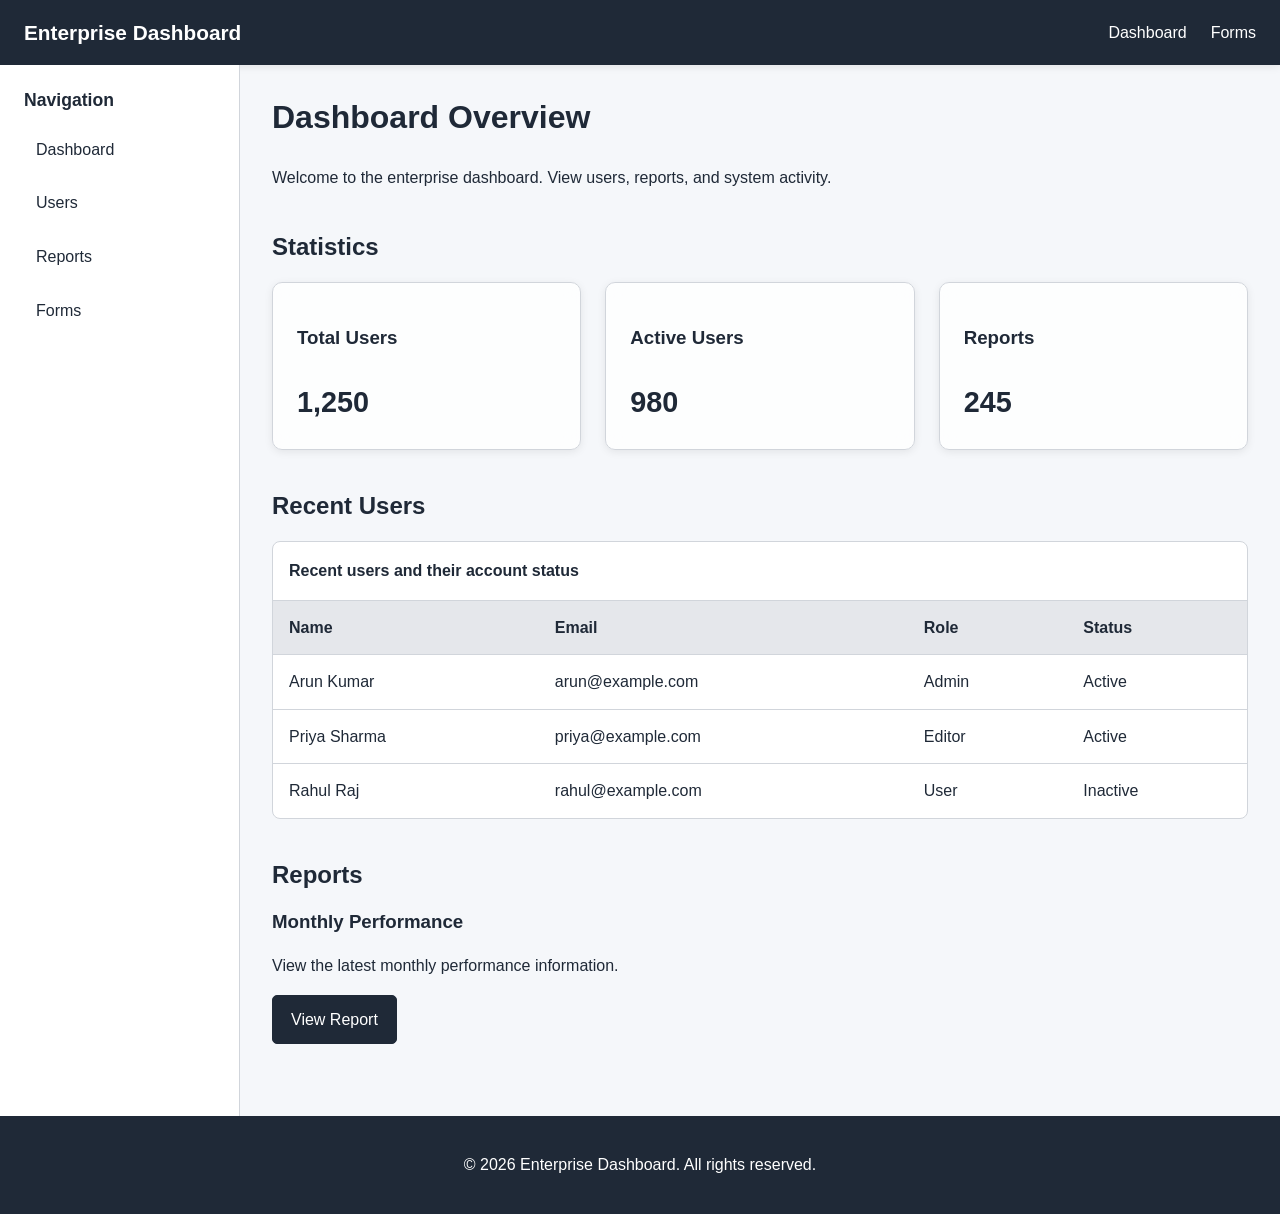
<file: index.html>
<!DOCTYPE html>
<html lang="en">
<head>
    <meta charset="UTF-8">
    <meta name="viewport" content="width=device-width, initial-scale=1.0">
    <meta name="description" content="Accessible enterprise dashboard">
    <title>Enterprise Dashboard</title>
    <link rel="stylesheet" href="css/styles.css">
</head>

<body>

    <!-- Skip Link -->
    <a href="#main-content" class="skip-link">
        Skip to main content
    </a>

    <!-- Header -->
    <header class="site-header">
        <div class="header-content">
            <a href="index.html" class="logo" aria-label="Enterprise Dashboard Home">
                Enterprise Dashboard
            </a>

            <nav aria-label="Header navigation">
                <ul class="header-nav">
                    <li><a href="index.html" aria-current="page">Dashboard</a></li>
                    <li><a href="forms.html">Forms</a></li>
                </ul>
            </nav>
        </div>
    </header>

    <!-- Main Application Layout -->
    <div class="app-container">

        <!-- Sidebar -->
        <aside class="sidebar" aria-label="Sidebar navigation">

            <h2>Navigation</h2>

            <nav aria-label="Main navigation">
                <ul>
                    <li>
                        <a href="index.html" aria-current="page">
                            Dashboard
                        </a>
                    </li>
                    <li>
                        <a href="#users">
                            Users
                        </a>
                    </li>
                    <li>
                        <a href="#reports">
                            Reports
                        </a>
                    </li>
                    <li>
                        <a href="forms.html">
                            Forms
                        </a>
                    </li>
                </ul>
            </nav>

        </aside>

        <!-- Main Content -->
        <main id="main-content">

            <!-- Page Introduction -->
            <section aria-labelledby="dashboard-title">

                <header>
                    <h1 id="dashboard-title">Dashboard Overview</h1>
                    <p>
                        Welcome to the enterprise dashboard.
                        View users, reports, and system activity.
                    </p>
                </header>

            </section>

            <!-- Statistics -->
            <section aria-labelledby="statistics-title">

                <h2 id="statistics-title">Statistics</h2>

                <div class="dashboard-cards">

                    <article>
                        <h3>Total Users</h3>
                        <p>1,250</p>
                    </article>

                    <article>
                        <h3>Active Users</h3>
                        <p>980</p>
                    </article>

                    <article>
                        <h3>Reports</h3>
                        <p>245</p>
                    </article>

                </div>

            </section>

            <!-- Users Table -->
            <section id="users" aria-labelledby="users-title">

                <h2 id="users-title">Recent Users</h2>

                <div class="table-container">

                    <table>
                        <caption>
                            Recent users and their account status
                        </caption>

                        <thead>
                            <tr>
                                <th scope="col">Name</th>
                                <th scope="col">Email</th>
                                <th scope="col">Role</th>
                                <th scope="col">Status</th>
                            </tr>
                        </thead>

                        <tbody>
                            <tr>
                                <td>Arun Kumar</td>
                                <td>arun@example.com</td>
                                <td>Admin</td>
                                <td>Active</td>
                            </tr>

                            <tr>
                                <td>Priya Sharma</td>
                                <td>priya@example.com</td>
                                <td>Editor</td>
                                <td>Active</td>
                            </tr>

                            <tr>
                                <td>Rahul Raj</td>
                                <td>rahul@example.com</td>
                                <td>User</td>
                                <td>Inactive</td>
                            </tr>
                        </tbody>

                    </table>

                </div>

            </section>

            <!-- Reports -->
            <section id="reports" aria-labelledby="reports-title">

                <h2 id="reports-title">Reports</h2>

                <article>
                    <h3>Monthly Performance</h3>
                    <p>
                        View the latest monthly performance information.
                    </p>

                    <button type="button" id="open-report">
                        View Report
                    </button>
                </article>

            </section>

        </main>

    </div>

    <!-- Footer -->
    <footer class="site-footer">
        <p>
            &copy; 2026 Enterprise Dashboard. All rights reserved.
        </p>
    </footer>

    <!-- Accessible Modal -->
    <dialog id="report-dialog" aria-labelledby="dialog-title">

        <header>
            <h2 id="dialog-title">Monthly Report</h2>
        </header>

        <p>
            The monthly performance report is ready to view.
        </p>

        <form method="dialog">
            <button type="submit">
                Close
            </button>
        </form>

    </dialog>

    <script src="js/app.js"></script>

</body>
</html>
</file>
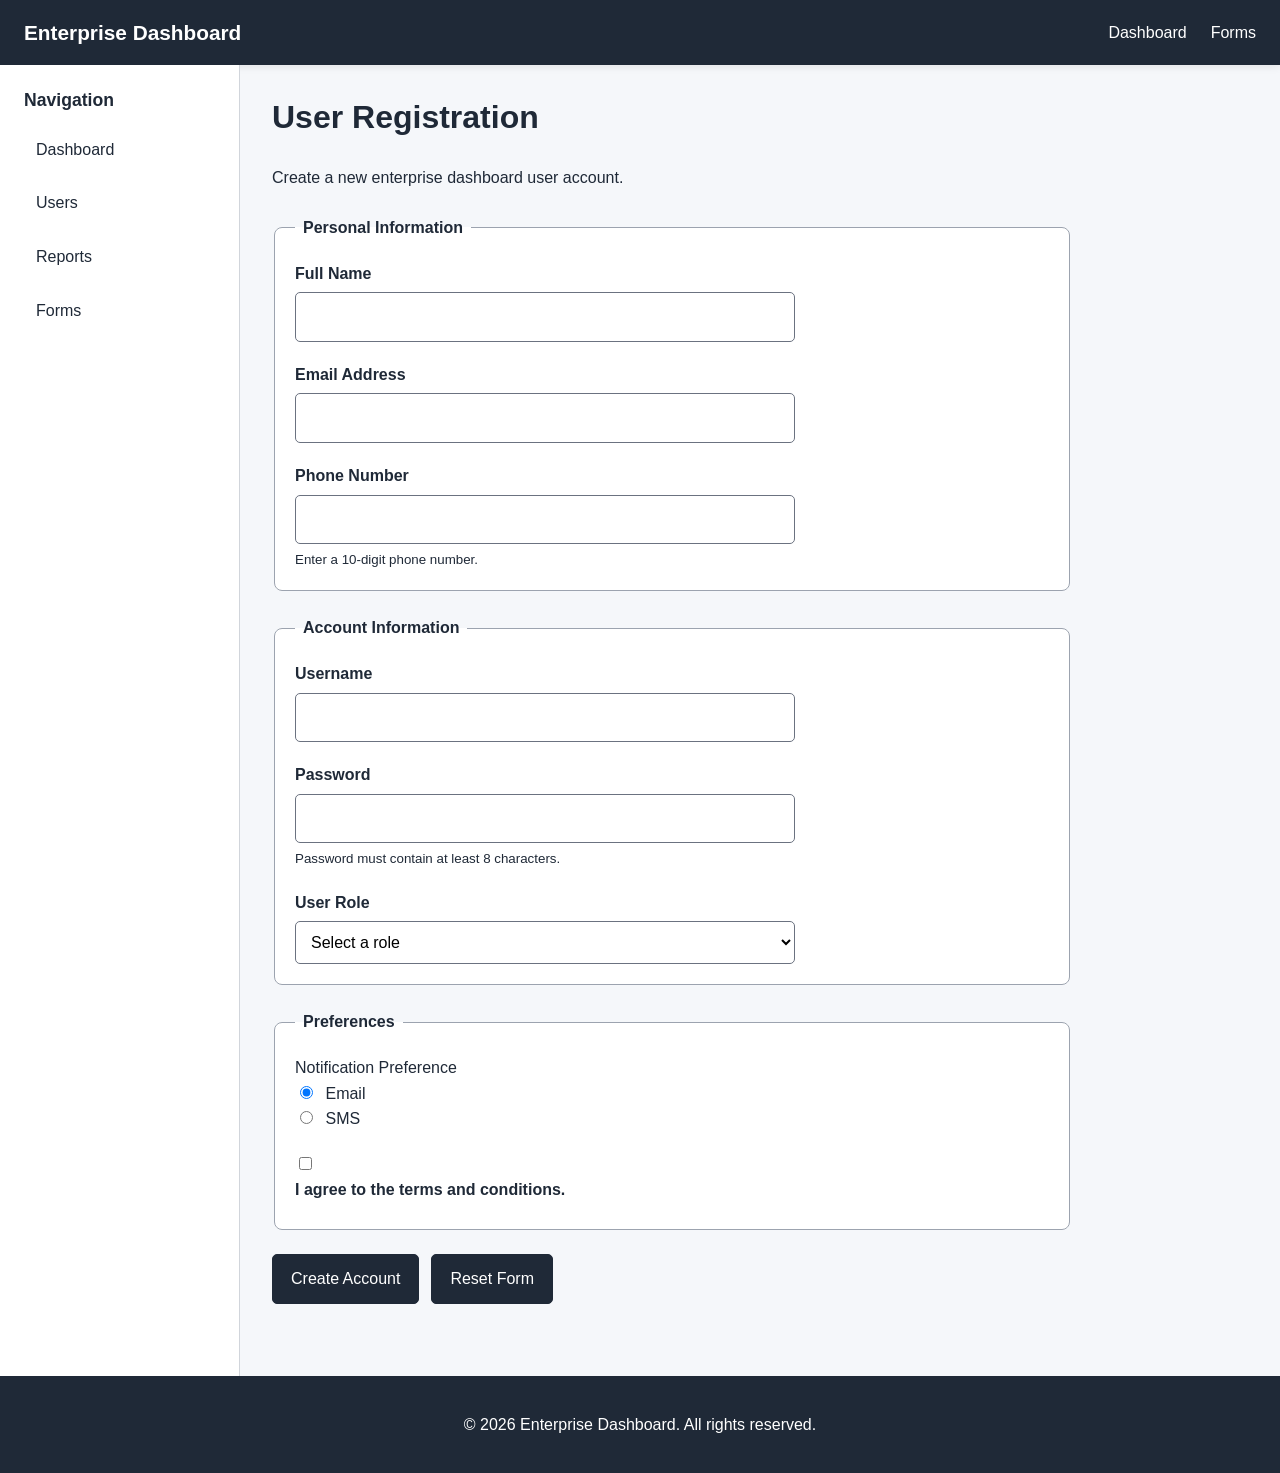
<file: forms.html>
<!DOCTYPE html>
<html lang="en">
<head>
    <meta charset="UTF-8">
    <meta name="viewport" content="width=device-width, initial-scale=1.0">

    <meta
        name="description"
        content="Accessible enterprise dashboard form"
    >

    <title>User Registration Form</title>

    <link rel="stylesheet" href="css/styles.css">
</head>

<body>

    <!-- Skip Link -->
    <a href="#main-content" class="skip-link">
        Skip to main content
    </a>

    <!-- Header -->
    <header class="site-header">
        <div class="header-content">

            <a
                href="index.html"
                class="logo"
                aria-label="Enterprise Dashboard Home"
            >
                Enterprise Dashboard
            </a>

            <nav aria-label="Header navigation">
                <ul class="header-nav">
                    <li>
                        <a href="index.html">
                            Dashboard
                        </a>
                    </li>

                    <li>
                        <a href="forms.html" aria-current="page">
                            Forms
                        </a>
                    </li>
                </ul>
            </nav>

        </div>
    </header>

    <!-- Main Application -->
    <div class="app-container">

        <!-- Sidebar -->
        <aside
            class="sidebar"
            aria-label="Sidebar navigation"
        >

            <h2>Navigation</h2>

            <nav aria-label="Main navigation">
                <ul>

                    <li>
                        <a href="index.html">
                            Dashboard
                        </a>
                    </li>

                    <li>
                        <a href="index.html#users">
                            Users
                        </a>
                    </li>

                    <li>
                        <a href="index.html#reports">
                            Reports
                        </a>
                    </li>

                    <li>
                        <a
                            href="forms.html"
                            aria-current="page"
                        >
                            Forms
                        </a>
                    </li>

                </ul>
            </nav>

        </aside>

        <!-- Main Content -->
        <main id="main-content">

            <section aria-labelledby="form-title">

                <header>
                    <h1 id="form-title">
                        User Registration
                    </h1>

                    <p>
                        Create a new enterprise dashboard user account.
                    </p>
                </header>

                <!-- Accessible Form -->
                <form
                    action="#"
                    method="post"
                >

                    <!-- Personal Information -->
                    <fieldset>

                        <legend>
                            Personal Information
                        </legend>

                        <div class="form-group">

                            <label for="full-name">
                                Full Name
                            </label>

                            <input
                                type="text"
                                id="full-name"
                                name="full-name"
                                autocomplete="name"
                                required
                                minlength="2"
                            >

                        </div>

                        <div class="form-group">

                            <label for="email">
                                Email Address
                            </label>

                            <input
                                type="email"
                                id="email"
                                name="email"
                                autocomplete="email"
                                required
                            >

                        </div>

                        <div class="form-group">

                            <label for="phone">
                                Phone Number
                            </label>

                            <input
                                type="tel"
                                id="phone"
                                name="phone"
                                autocomplete="tel"
                                pattern="[0-9]{10}"
                                aria-describedby="phone-help"
                            >

                            <small id="phone-help">
                                Enter a 10-digit phone number.
                            </small>

                        </div>

                    </fieldset>

                    <!-- Account Information -->
                    <fieldset>

                        <legend>
                            Account Information
                        </legend>

                        <div class="form-group">

                            <label for="username">
                                Username
                            </label>

                            <input
                                type="text"
                                id="username"
                                name="username"
                                autocomplete="username"
                                required
                                minlength="4"
                            >

                        </div>

                        <div class="form-group">

                            <label for="password">
                                Password
                            </label>

                            <input
                                type="password"
                                id="password"
                                name="password"
                                autocomplete="new-password"
                                required
                                minlength="8"
                                aria-describedby="password-help"
                            >

                            <small id="password-help">
                                Password must contain at least 8 characters.
                            </small>

                        </div>

                        <div class="form-group">

                            <label for="role">
                                User Role
                            </label>

                            <select
                                id="role"
                                name="role"
                                required
                            >

                                <option value="">
                                    Select a role
                                </option>

                                <option value="admin">
                                    Administrator
                                </option>

                                <option value="editor">
                                    Editor
                                </option>

                                <option value="user">
                                    User
                                </option>

                            </select>

                        </div>

                    </fieldset>

                    <!-- Preferences -->
                    <fieldset>

                        <legend>
                            Preferences
                        </legend>

                        <div class="form-group">

                            <span id="notification-label">
                                Notification Preference
                            </span>

                            <div>
                                <input
                                    type="radio"
                                    id="email-notifications"
                                    name="notifications"
                                    value="email"
                                    checked
                                >

                                <label for="email-notifications">
                                    Email
                                </label>
                            </div>

                            <div>
                                <input
                                    type="radio"
                                    id="sms-notifications"
                                    name="notifications"
                                    value="sms"
                                >

                                <label for="sms-notifications">
                                    SMS
                                </label>
                            </div>

                        </div>

                        <div class="form-group">

                            <input
                                type="checkbox"
                                id="terms"
                                name="terms"
                                required
                            >

                            <label for="terms">
                                I agree to the terms and conditions.
                            </label>

                        </div>

                    </fieldset>

                    <!-- Form Actions -->
                    <div class="form-actions">

                        <button type="submit">
                            Create Account
                        </button>

                        <button
                            type="reset"
                        >
                            Reset Form
                        </button>

                    </div>

                </form>

            </section>

        </main>

    </div>

    <!-- Footer -->
    <footer class="site-footer">

        <p>
            &copy; 2026 Enterprise Dashboard.
            All rights reserved.
        </p>

    </footer>

    <script src="js/app.js"></script>

</body>
</html>
</file>
<file: css/styles.css>
/* ==============================
Design Tokens
   ============================== */

:root {

    /* Brand Colors */
    --primary: #2563eb;
    --primary-hover: #1d4ed8;

    /* Background Colors */
    --background: #f5f7fa;
    --surface: #ffffff;

    /* Text Colors */
    --text: #1f2937;
    --text-muted: #6b7280;

    /* Border */
    --border: #d1d5db;

    /* Spacing */
    --space-xs: 4px;
    --space-sm: 8px;
    --space-md: 16px;
    --space-lg: 24px;
    --space-xl: 32px;

    /* Border Radius */
    --radius-sm: 6px;
    --radius-md: 10px;
    --radius-lg: 16px;

    /* Typography */
    --font-size-sm: 14px;
    --font-size-md: 16px;
    --font-size-lg: 24px;
    --font-size-xl: 32px;

    /* Shadow */
    --shadow-sm: 0 2px 8px rgb(0 0 0 / 8%);
    --shadow-md: 0 8px 24px rgb(0 0 0 / 12%);
}/* ==============================
Theme Variables
   ============================== */

:root {
    --theme-background: #f5f7fa;
    --theme-surface: #ffffff;
    --theme-text: #1f2937;
    --theme-border: #d1d5db;
}

[data-theme="dark"] {
    --theme-background: #111827;
    --theme-surface: #1f2937;
    --theme-text: #f9fafb;
    --theme-border: #4b5563;
}/* ==============================
Design Tokens
   ============================== */

:root {

    /* Brand Colors */
    --primary: #2563eb;
    --primary-hover: #1d4ed8;

    /* Background Colors */
    --background: #f5f7fa;
    --surface: #ffffff;

    /* Text Colors */
    --text: #1f2937;
    --text-muted: #6b7280;

    /* Border */
    --border: #d1d5db;

    /* Spacing */
    --space-xs: 4px;
    --space-sm: 8px;
    --space-md: 16px;
    --space-lg: 24px;
    --space-xl: 32px;

    /* Border Radius */
    --radius-sm: 6px;
    --radius-md: 10px;
    --radius-lg: 16px;

    /* Typography */
    --font-size-sm: 14px;
    --font-size-md: 16px;
    --font-size-lg: 24px;
    --font-size-xl: 32px;

    /* Shadow */
    --shadow-sm: 0 2px 8px rgb(0 0 0 / 8%);
    --shadow-md: 0 8px 24px rgb(0 0 0 / 12%);

    /* Prevent horizontal scrolling */

html,
body {
    max-width: 100%;
    overflow-x: hidden;
}
}/* ==============================
   Base Styles
   ============================== */

* {
    box-sizing: border-box;
}

html {
    scroll-behavior: smooth;
}

body {
    margin: 0;
    font-family: Arial, sans-serif;
    font-size: var(--font-size-md);
    line-height: 1.6;
    background: var(--theme-background);
    color: var(--theme-text);
    transition: background 0.3s ease, color 0.3s ease;
}

/* ==============================
   Skip Link
   ============================== */

.skip-link {
    position: absolute;
    left: 10px;
    top: -50px;
    padding: 10px 16px;
    background: #111827;
    color: #ffffff;
    text-decoration: none;
    z-index: 1000;
}

.skip-link:focus {
    top: 10px;
}

/* ==============================
   Header
   ============================== */

    .site-header {
    background: var(--text);
    color: var(--surface);
    padding: var(--space-md) var(--space-lg);
    box-shadow: var(--shadow-sm);
}

.header-content {
    max-width: 1400px;
    margin: 0 auto;
    display: flex;
    align-items: center;
    justify-content: space-between;
    gap: 20px;
}

.logo {
    color: #ffffff;
    font-size: 1.3rem;
    font-weight: bold;
    text-decoration: none;
}

.header-nav {
    display: flex;
    gap: var(--space-lg);
    list-style: none;
    margin: 0;
    padding: 0;
}

.header-nav a {
    color: #ffffff;
    text-decoration: none;
}

.header-nav a:hover,
.header-nav a:focus {
    text-decoration: underline;
}

/* ==============================
   Main Layout
   ============================== */

.app-container {
    max-width: 1400px;
    margin: 0 auto;
    display: grid;
    grid-template-columns: 240px 1fr;
    min-height: 650px;
}

/* ==============================
   Sidebar
   ============================== */

.sidebar {
    background: #ffffff;
    padding: 24px;
    border-right: 1px solid #d1d5db;
}

.sidebar h2 {
    margin-top: 0;
    font-size: 1.1rem;
}

.sidebar ul {
    list-style: none;
    margin: 0;
    padding: 0;
}

.sidebar li {
    margin-bottom: 8px;
}

.sidebar a {
    display: block;
    padding: 10px 12px;
    color: #1f2937;
    text-decoration: none;
    border-radius: 6px;
}

.sidebar a:hover,
.sidebar a:focus {
    background: #e5e7eb;
    text-decoration: underline;
}

/* ==============================
   Main Content
   ============================== */

main {
    padding: 32px;
    min-width: 0;
}

section {
    margin-bottom: 40px;
}

section > header {
    margin-bottom: 24px;
}

h1,
h2,
h3 {
    line-height: 1.3;
}

h1 {
    font-size: 2rem;
    margin-top: 0;
}

h2 {
    font-size: 1.5rem;
}

/* ==============================
   Dashboard Cards
   ============================== */

.dashboard-cards {
    display: grid;
    grid-template-columns: repeat(3, minmax(0, 1fr));
    gap: var(--space-lg);
}

.dashboard-cards article {
    background: rgb(255 255 255 / 80%);
    border: 1px solid var(--border);
    border-radius: var(--radius-md);
    padding: var(--space-lg);
    box-shadow: var(--shadow-sm);
    backdrop-filter: blur(10px);
    transition: transform 0.2s ease, box-shadow 0.2s ease;
}

.dashboard-cards article:hover {
    transform: translateY(-4px);
    box-shadow: var(--shadow-md);
}

.dashboard-cards article p {
    font-size: 1.8rem;
    font-weight: bold;
    margin-bottom: 0;
}

/* ==============================
   Table
   ============================== */

.table-container {
    overflow-x: auto;
    background: #ffffff;
    border: 1px solid #d1d5db;
    border-radius: 8px;
}

table {
    width: 100%;
    border-collapse: collapse;
}

caption {
    text-align: left;
    padding: 16px;
    font-weight: bold;
}

th,
td {
    padding: 14px 16px;
    text-align: left;
    border-top: 1px solid #d1d5db;
}

th {
    background: #e5e7eb;
}

/* ==============================
   Forms
   ============================== */

form {
    max-width: 800px;
}

fieldset {
    margin-bottom: 24px;
    padding: 20px;
    border: 1px solid #9ca3af;
    border-radius: 8px;
    background: #ffffff;
}

legend {
    padding: 0 8px;
    font-weight: bold;
}

.form-group {
    margin-bottom: 20px;
}

.form-group:last-child {
    margin-bottom: 0;
}

label {
    display: block;
    margin-bottom: 6px;
    font-weight: bold;
}

input,
select {
    width: 100%;
    max-width: 500px;
    padding: 11px;
    font: inherit;
    border: 1px solid #6b7280;
    border-radius: 5px;
    background: #ffffff;
}

input[type="radio"],
input[type="checkbox"] {
    width: auto;
    margin-right: 8px;
}

.form-group input[type="radio"] + label {
    display: inline;
    font-weight: normal;
}

small {
    display: block;
    margin-top: 5px;
}

/* ==============================
   Buttons
   ============================== */

button {
    padding: 11px 18px;
    border: 1px solid #1f2937;
    border-radius: 5px;
    background: #1f2937;
    color: #ffffff;
    font: inherit;
    cursor: pointer;
}

button:hover {
    background: #374151;
}

.form-actions {
    display: flex;
    gap: 12px;
    flex-wrap: wrap;
}

/* ==============================
   Keyboard Focus
   ============================== */

a:focus-visible,
button:focus-visible,
input:focus-visible,
select:focus-visible {
    outline: 3px solid #2563eb;
    outline-offset: 3px;
}

/* ==============================
   Modal
   ============================== */

dialog {
    width: min(90%, 500px);
    padding: 24px;
    border: 1px solid #6b7280;
    border-radius: 8px;
}

dialog::backdrop {
    background: rgb(0 0 0 / 0.6);
}

/* ==============================
   Footer
   ============================== */

.site-footer {
    padding: 20px;
    text-align: center;
    background: #1f2937;
    color: #ffffff;
}

/* ==============================
   Responsive Design
   ============================== */

@media (max-width: 800px) {

    
    .header-content {
        flex-direction: column;
        align-items: flex-start;
    }

    .app-container {
        grid-template-columns: 1fr;
    }

    .sidebar {
        border-right: 0;
        border-bottom: 1px solid #d1d5db;
    }

    .dashboard-cards {
        grid-template-columns: 1fr;
    }

    main {
        padding: 20px;
    }
}
@media (max-width: 767px) {

    .dashboard-cards {
        grid-template-columns: 1fr;
    }

    main {
        padding: var(--space-md);
    }

    .header-nav {
        flex-wrap: wrap;
        gap: var(--space-sm);
    }
}
@media (min-width: 768px) and (max-width: 1023px) {

    .app-container {
        grid-template-columns: 200px 1fr;
    }

    .dashboard-cards {
        grid-template-columns: repeat(2, minmax(0, 1fr));
    }

    main {
        padding: var(--space-lg);
    }
}
@media (min-width: 1024px) {

    .dashboard-cards {
        grid-template-columns: repeat(3, minmax(0, 1fr));
    }

    main {
        padding: var(--space-xl);
    }
}
@media (min-width: 1440px) {

    .app-container {
        max-width: 1440px;
    }

    .header-content {
        max-width: 1440px;
    }

    main {
        padding: var(--space-xl);
    }
}
</file>
